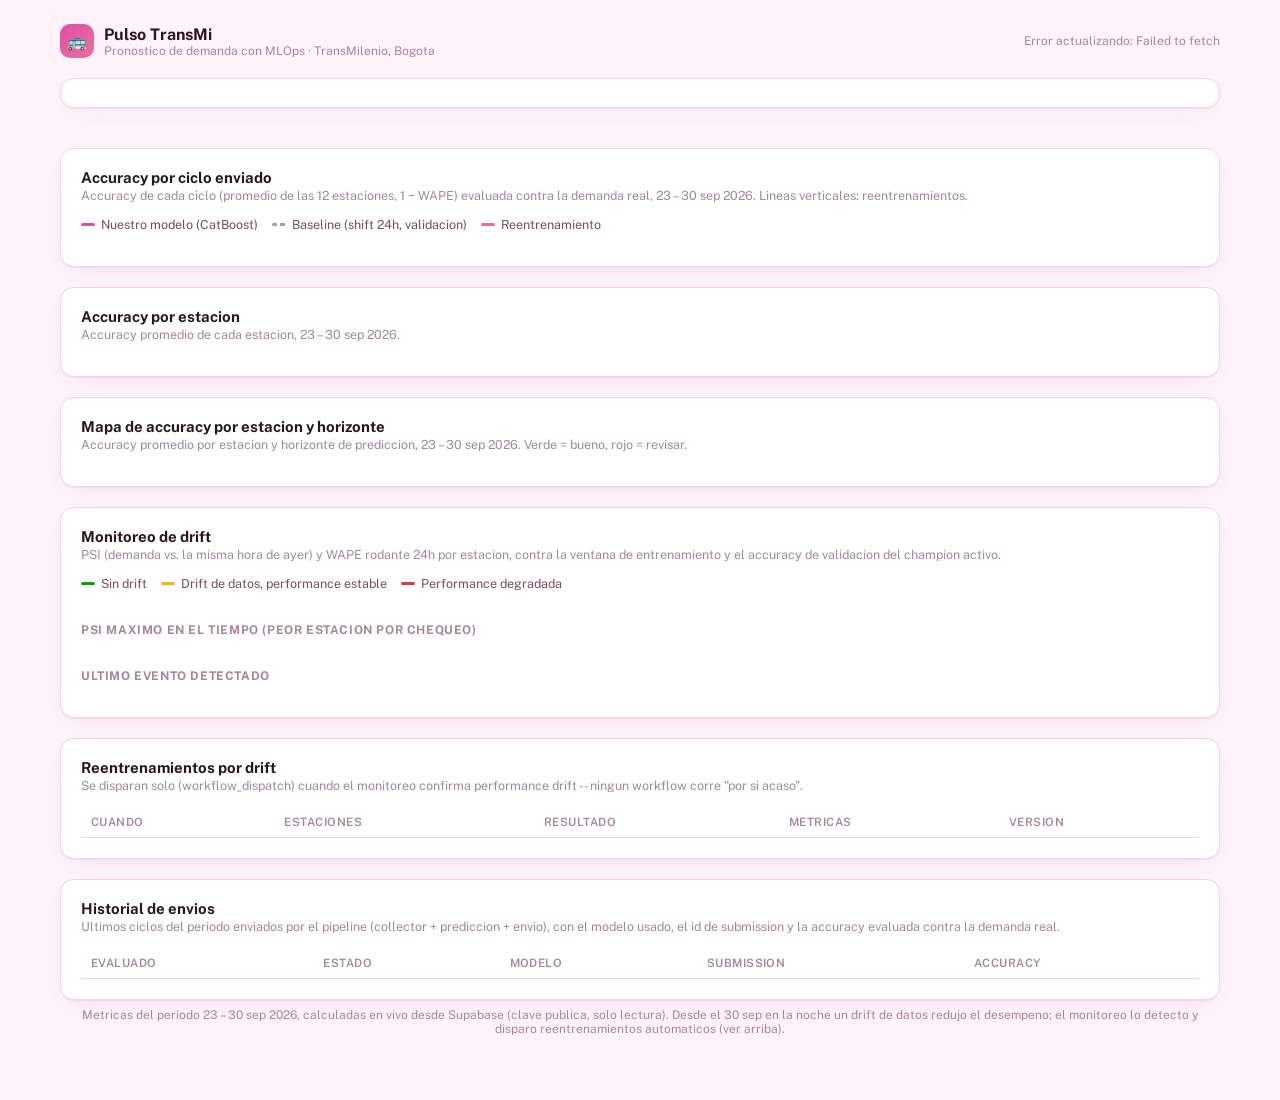
<file: index.html>
<!doctype html>
<html lang="es">
<head>
<meta charset="utf-8" />
<meta name="viewport" content="width=device-width, initial-scale=1" />
<title>Pulso TransMi · Panel</title>
<meta name="description" content="Panel de solo lectura del pipeline MLOps de Pulso TransMi: accuracy, cobertura, drift y estado de las corridas." />
<link rel="icon" href="data:image/svg+xml,<svg xmlns=%22http://www.w3.org/2000/svg%22 viewBox=%220 0 100 100%22><text y=%22.9em%22 font-size=%2290%22>💜</text></svg>" />
<link rel="preconnect" href="https://fonts.googleapis.com">
<link href="https://fonts.googleapis.com/css2?family=Public+Sans:wght@400;500;600;700&display=swap" rel="stylesheet">
<link rel="stylesheet" href="style.css" />
</head>
<body>

<header class="top">
  <div class="brand">
    <div class="brand-mark">🚌</div>
    <div class="brand-text">
      <h1>Pulso TransMi</h1>
      <p>Pronostico de demanda con MLOps · TransMilenio, Bogota</p>
    </div>
  </div>
  <div id="last-updated" style="font-size:12px;color:var(--ink-muted)">Cargando…</div>
</header>

<main>
  <div id="status-banner" class="status-banner"></div>

  <section id="stat-row" class="stat-row"></section>


  <section class="card">
    <div class="card-header">
      <div>
        <h2>Accuracy por ciclo enviado</h2>
        <p class="caption">Accuracy de cada ciclo (promedio de las 12 estaciones, 1 − WAPE) evaluada contra la demanda real, 23 – 30 sep 2026. Lineas verticales: reentrenamientos.</p>
      </div>
    </div>
    <div class="legend">
      <span class="item"><span class="swatch" style="background:var(--brand)"></span> Nuestro modelo (CatBoost)</span>
      <span class="item"><span class="swatch dashed"></span> Baseline (shift 24h, validacion)</span>
      <span class="item"><span class="swatch" style="background:var(--brand-pink)"></span> Reentrenamiento</span>
    </div>
    <div class="chart-wrap" id="submission-quality-svg"></div>
  </section>

  <section class="card">
    <div class="card-header">
      <div>
        <h2>Accuracy por estacion</h2>
        <p class="caption">Accuracy promedio de cada estacion, 23 – 30 sep 2026.</p>
      </div>
    </div>
    <div id="station-bars" class="station-bars"></div>
  </section>

  <section class="card">
    <div class="card-header">
      <div>
        <h2>Mapa de accuracy por estacion y horizonte</h2>
        <p class="caption">Accuracy promedio por estacion y horizonte de prediccion, 23 – 30 sep 2026. Verde = bueno, rojo = revisar.</p>
      </div>
    </div>
    <div class="heatmap-wrap" id="drift-heatmap"></div>
  </section>

  <section class="card">
    <div class="card-header">
      <div>
        <h2>Monitoreo de drift</h2>
        <p class="caption">PSI (demanda vs. la misma hora de ayer) y WAPE rodante 24h por estacion, contra la ventana de entrenamiento y el accuracy de validacion del champion activo.</p>
      </div>
    </div>
    <div class="legend">
      <span class="item"><span class="swatch" style="background:var(--good)"></span> Sin drift</span>
      <span class="item"><span class="swatch" style="background:var(--warning)"></span> Drift de datos, performance estable</span>
      <span class="item"><span class="swatch" style="background:var(--critical)"></span> Performance degradada</span>
    </div>
    <div id="station-semaphore" class="semaphore-grid"></div>
    <h3 class="subhead">PSI maximo en el tiempo (peor estacion por chequeo)</h3>
    <div class="chart-wrap" id="drift-psi-chart"></div>
    <h3 class="subhead">Ultimo evento detectado</h3>
    <div id="last-drift-event"></div>
  </section>

  <section class="card">
    <div class="card-header">
      <div>
        <h2>Reentrenamientos por drift</h2>
        <p class="caption">Se disparan solo (workflow_dispatch) cuando el monitoreo confirma performance drift -- ningun workflow corre "por si acaso".</p>
      </div>
    </div>
    <table class="runs">
      <thead><tr><th>Cuando</th><th>Estaciones</th><th>Resultado</th><th>Metricas</th><th>Version</th></tr></thead>
      <tbody id="retrain-history-body"></tbody>
    </table>
  </section>

  <section class="card">
    <div class="card-header">
      <div>
        <h2>Historial de envios</h2>
        <p class="caption">Ultimos ciclos del periodo enviados por el pipeline (collector + prediccion + envio), con el modelo usado, el id de submission y la accuracy evaluada contra la demanda real.</p>
      </div>
    </div>
    <table class="runs">
      <thead><tr><th>Evaluado</th><th>Estado</th><th>Modelo</th><th>Submission</th><th>Accuracy</th></tr></thead>
      <tbody id="run-history-body"></tbody>
    </table>
  </section>
</main>

<footer class="page-footer">
  Metricas del periodo 23 – 30 sep 2026, calculadas en vivo desde Supabase (clave publica, solo lectura). Desde el 30 sep en la noche un drift de datos redujo el desempeno; el monitoreo lo detecto y disparo reentrenamientos automaticos (ver arriba).
</footer>

<div id="viz-tooltip" class="viz-tooltip"></div>

<script src="config.js"></script>
<script src="app.js"></script>
</body>
</html>
</file>
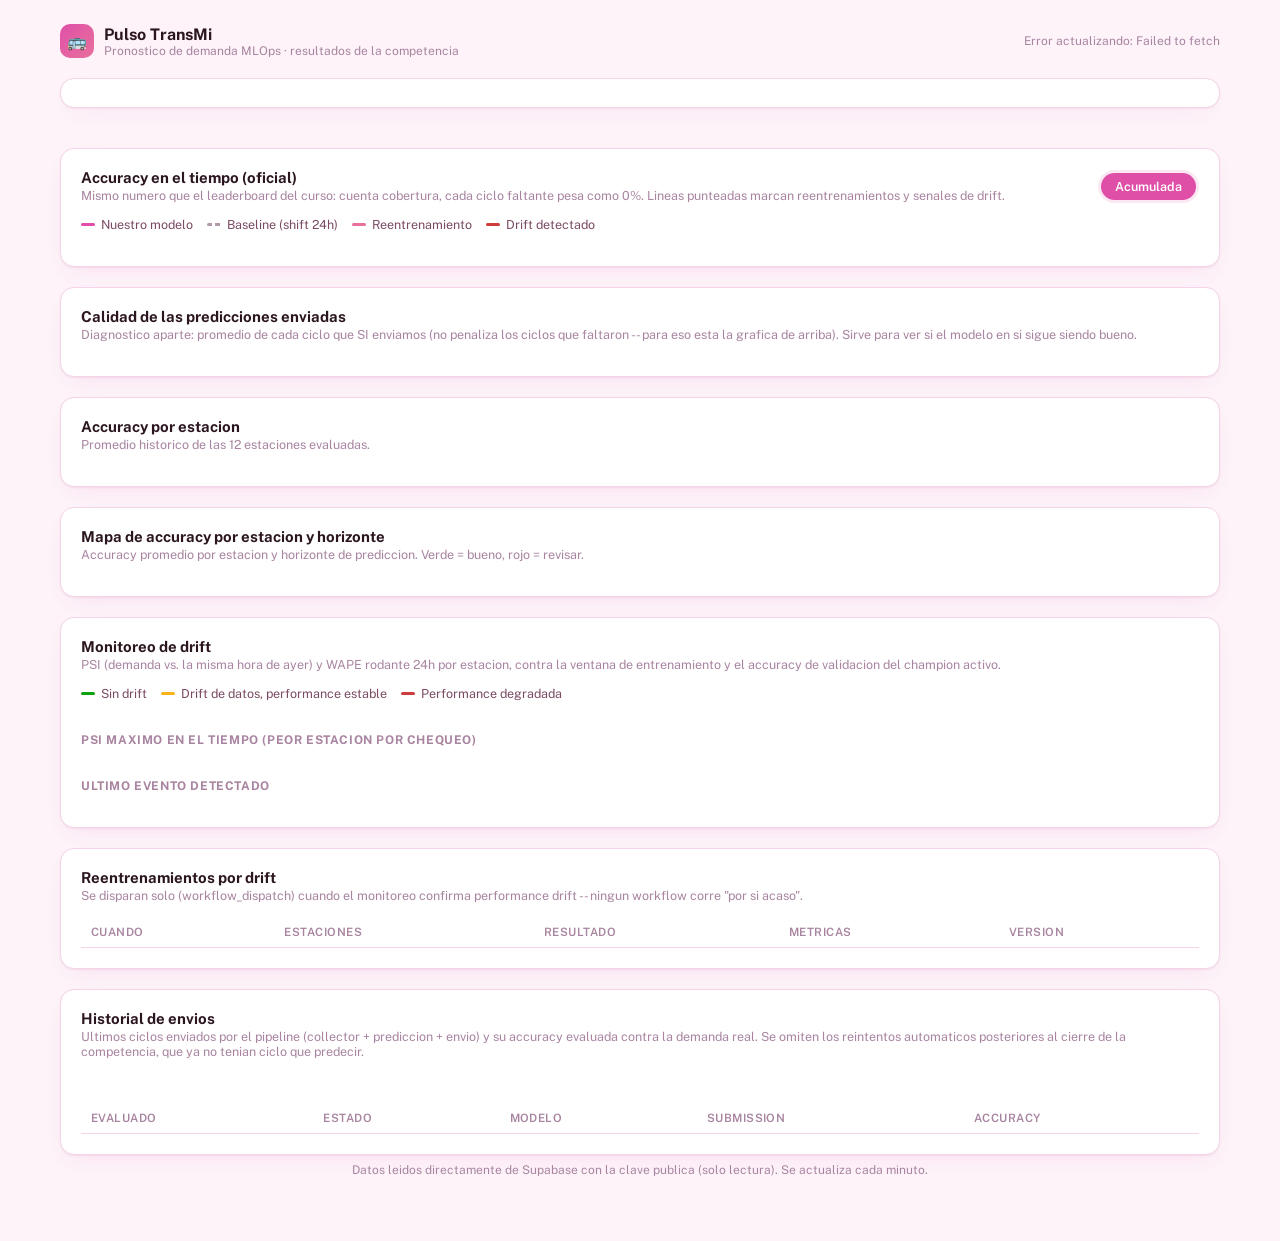
<file: entrega/index.html>
<!doctype html>
<html lang="es">
<head>
<meta charset="utf-8" />
<meta name="viewport" content="width=device-width, initial-scale=1" />
<title>Pulso TransMi · Panel</title>
<meta name="description" content="Panel de solo lectura del pipeline MLOps de Pulso TransMi: accuracy, cobertura, drift y estado de las corridas." />
<link rel="icon" href="data:image/svg+xml,<svg xmlns=%22http://www.w3.org/2000/svg%22 viewBox=%220 0 100 100%22><text y=%22.9em%22 font-size=%2290%22>💜</text></svg>" />
<link rel="preconnect" href="https://fonts.googleapis.com">
<link href="https://fonts.googleapis.com/css2?family=Public+Sans:wght@400;500;600;700&display=swap" rel="stylesheet">
<link rel="stylesheet" href="style.css" />
</head>
<body>

<header class="top">
  <div class="brand">
    <div class="brand-mark">🚌</div>
    <div class="brand-text">
      <h1>Pulso TransMi</h1>
      <p>Pronostico de demanda MLOps · resultados de la competencia</p>
    </div>
  </div>
  <div id="last-updated" style="font-size:12px;color:var(--ink-muted)">Cargando…</div>
</header>

<main>
  <div id="status-banner" class="status-banner"></div>

  <section id="stat-row" class="stat-row"></section>

  <section class="card">
    <div class="card-header">
      <div>
        <h2>Accuracy en el tiempo (oficial)</h2>
        <p class="caption">Mismo numero que el leaderboard del curso: cuenta cobertura, cada ciclo faltante pesa como 0%. Lineas punteadas marcan reentrenamientos y senales de drift.</p>
      </div>
      <div id="accuracy-tabs" class="tabs">
        <button data-tab="cumulative" class="active">Acumulada</button>
      </div>
    </div>
    <div class="legend">
      <span class="item"><span class="swatch" style="background:var(--brand)"></span> Nuestro modelo</span>
      <span class="item"><span class="swatch dashed"></span> Baseline (shift 24h)</span>
      <span class="item"><span class="swatch" style="background:var(--brand-pink)"></span> Reentrenamiento</span>
      <span class="item"><span class="swatch" style="background:var(--critical)"></span> Drift detectado</span>
    </div>
    <div class="chart-wrap" id="accuracy-chart-svg"></div>
  </section>

  <section class="card">
    <div class="card-header">
      <div>
        <h2>Calidad de las predicciones enviadas</h2>
        <p class="caption">Diagnostico aparte: promedio de cada ciclo que SI enviamos (no penaliza los ciclos que faltaron -- para eso esta la grafica de arriba). Sirve para ver si el modelo en si sigue siendo bueno.</p>
      </div>
    </div>
    <div class="chart-wrap" id="submission-quality-svg"></div>
  </section>

  <section class="card">
    <div class="card-header">
      <div>
        <h2>Accuracy por estacion</h2>
        <p class="caption">Promedio historico de las 12 estaciones evaluadas.</p>
      </div>
    </div>
    <div id="station-bars" class="station-bars"></div>
  </section>

  <section class="card">
    <div class="card-header">
      <div>
        <h2>Mapa de accuracy por estacion y horizonte</h2>
        <p class="caption">Accuracy promedio por estacion y horizonte de prediccion. Verde = bueno, rojo = revisar.</p>
      </div>
    </div>
    <div class="heatmap-wrap" id="drift-heatmap"></div>
  </section>

  <section class="card">
    <div class="card-header">
      <div>
        <h2>Monitoreo de drift</h2>
        <p class="caption">PSI (demanda vs. la misma hora de ayer) y WAPE rodante 24h por estacion, contra la ventana de entrenamiento y el accuracy de validacion del champion activo.</p>
      </div>
    </div>
    <div class="legend">
      <span class="item"><span class="swatch" style="background:var(--good)"></span> Sin drift</span>
      <span class="item"><span class="swatch" style="background:var(--warning)"></span> Drift de datos, performance estable</span>
      <span class="item"><span class="swatch" style="background:var(--critical)"></span> Performance degradada</span>
    </div>
    <div id="station-semaphore" class="semaphore-grid"></div>
    <h3 class="subhead">PSI maximo en el tiempo (peor estacion por chequeo)</h3>
    <div class="chart-wrap" id="drift-psi-chart"></div>
    <h3 class="subhead">Ultimo evento detectado</h3>
    <div id="last-drift-event"></div>
  </section>

  <section class="card">
    <div class="card-header">
      <div>
        <h2>Reentrenamientos por drift</h2>
        <p class="caption">Se disparan solo (workflow_dispatch) cuando el monitoreo confirma performance drift -- ningun workflow corre "por si acaso".</p>
      </div>
    </div>
    <table class="runs">
      <thead><tr><th>Cuando</th><th>Estaciones</th><th>Resultado</th><th>Metricas</th><th>Version</th></tr></thead>
      <tbody id="retrain-history-body"></tbody>
    </table>
  </section>

  <section class="card">
    <div class="card-header">
      <div>
        <h2>Historial de envios</h2>
        <p class="caption">Ultimos ciclos enviados por el pipeline (collector + prediccion + envio) y su accuracy evaluada contra la demanda real. Se omiten los reintentos automaticos posteriores al cierre de la competencia, que ya no tenian ciclo que predecir.</p>
      </div>
    </div>
    <div id="run-history-summary" class="stat-row" style="margin-bottom:16px"></div>
    <table class="runs">
      <thead><tr><th>Evaluado</th><th>Estado</th><th>Modelo</th><th>Submission</th><th>Accuracy</th></tr></thead>
      <tbody id="run-history-body"></tbody>
    </table>
  </section>
</main>

<footer class="page-footer">
  Datos leidos directamente de Supabase con la clave publica (solo lectura). Se actualiza cada minuto.
</footer>

<div id="viz-tooltip" class="viz-tooltip"></div>

<script src="config.js"></script>
<script src="app.js"></script>
</body>
</html>
</file>
<file: style.css>
/* ---- Design tokens ---------------------------------------------------- */
:root {
  color-scheme: light;

  --bg: #fdf3f9;
  --surface: #ffffff;
  --surface-2: #fbe8f3;
  --border: #f6d3e8;
  --ink: #2b1620;
  --ink-secondary: #7a4a63;
  --ink-muted: #a884a0;
  --grid: #f3dcec;

  --brand: #df4fa8;
  --brand-dark: #b8317f;
  --brand-soft: #fbe1f1;
  --brand-pink: #e8709c;
  --brand-pink-soft: #fce9ef;
  --baseline: #b09aa9;

  /* Status palette -- reserved for alerts/drift/errors only, never reused
     as a data-series color. Kept distinct from the brand hues on purpose
     (and untouched when the brand palette changes). */
  --good: #0ca30c;
  --good-soft: #e7f7e7;
  --warning: #fab219;
  --warning-soft: #fff6e3;
  --serious: #ec835a;
  --critical: #d03b3b;
  --critical-soft: #fbe9e9;

  --radius: 14px;
  --shadow: 0 1px 2px rgba(43, 22, 32, 0.06), 0 8px 24px -12px rgba(223, 79, 168, 0.20);
}

* { box-sizing: border-box; }

body {
  margin: 0;
  background: var(--bg);
  color: var(--ink);
  font-family: "Public Sans", system-ui, -apple-system, "Segoe UI", sans-serif;
  padding-inline: 16px;
  padding-block: 24px 64px;
}

main {
  max-width: 1160px;
  margin-inline: auto;
  display: flex;
  flex-direction: column;
  gap: 20px;
}

a { color: var(--brand); }

/* ---- Header ------------------------------------------------------------ */
header.top {
  display: flex;
  flex-wrap: wrap;
  align-items: center;
  justify-content: space-between;
  gap: 12px;
  max-width: 1160px;
  margin-inline: auto;
  margin-bottom: 20px;
}

.brand {
  display: flex;
  align-items: center;
  gap: 10px;
}

.brand-mark {
  width: 34px;
  height: 34px;
  border-radius: 10px;
  background: linear-gradient(135deg, var(--brand), var(--brand-pink));
  display: flex;
  align-items: center;
  justify-content: center;
  color: white;
  font-size: 16px;
}

.brand-text h1 {
  font-size: 16px;
  margin: 0;
  font-weight: 700;
}

.brand-text p {
  margin: 0;
  font-size: 12px;
  color: var(--ink-muted);
}

/* ---- Status banner ------------------------------------------------------ */
.status-banner {
  display: flex;
  align-items: center;
  gap: 12px;
  padding: 14px 18px;
  border-radius: var(--radius);
  border: 1px solid var(--border);
  background: var(--surface);
  box-shadow: var(--shadow);
}

.status-dot {
  width: 12px;
  height: 12px;
  border-radius: 50%;
  flex-shrink: 0;
  box-shadow: 0 0 0 4px currentColor / 15%;
}
.status-dot.good { background: var(--good); color: var(--good); }
.status-dot.critical { background: var(--critical); color: var(--critical); }
.status-dot.warning { background: var(--warning); color: var(--warning); }

.status-banner .label {
  font-weight: 700;
  font-size: 14px;
}
.status-banner .detail {
  font-size: 13px;
  color: var(--ink-secondary);
}
.status-banner.state-good .label { color: var(--good); }
.status-banner.state-critical .label { color: var(--critical); }

/* ---- Stat tiles ---------------------------------------------------------- */
.stat-row {
  display: grid;
  grid-template-columns: repeat(auto-fit, minmax(220px, 1fr));
  gap: 12px;
}

.stat-tile {
  background: var(--surface);
  border: 1px solid var(--border);
  border-radius: var(--radius);
  padding: 16px 18px;
  box-shadow: var(--shadow);
  display: flex;
  flex-direction: column;
  gap: 4px;
}

.stat-tile .eyebrow {
  font-size: 11px;
  text-transform: uppercase;
  letter-spacing: 0.06em;
  color: var(--brand);
  font-weight: 700;
}

.stat-tile .value {
  font-size: 26px;
  font-weight: 700;
  font-variant-numeric: tabular-nums;
}

.stat-tile .sub {
  font-size: 12.5px;
  color: var(--ink-secondary);
}

.stat-tile.alert .value { color: var(--critical); }

/* ---- Cards --------------------------------------------------------------- */
.card {
  background: var(--surface);
  border: 1px solid var(--border);
  border-radius: var(--radius);
  padding: 20px;
  box-shadow: var(--shadow);
  display: flex;
  flex-direction: column;
  gap: 14px;
}

.card-header {
  display: flex;
  flex-wrap: wrap;
  align-items: center;
  justify-content: space-between;
  gap: 10px;
}

.card-header h2 {
  font-size: 15px;
  margin: 0;
  font-weight: 700;
}
.card-header p.caption {
  margin: 2px 0 0;
  font-size: 12.5px;
  color: var(--ink-muted);
}

/* Tabs (accuracy: acumulada / ultimas 24h) */
.tabs {
  display: inline-flex;
  background: var(--surface-2);
  border-radius: 999px;
  padding: 3px;
  gap: 2px;
}
.tabs button {
  border: none;
  background: transparent;
  padding: 6px 14px;
  border-radius: 999px;
  font-size: 12.5px;
  font-weight: 600;
  color: var(--ink-secondary);
  cursor: pointer;
  font-family: inherit;
}
.tabs button.active {
  background: var(--brand);
  color: white;
}

/* Legend */
.legend {
  display: flex;
  flex-wrap: wrap;
  gap: 14px;
  font-size: 12.5px;
  color: var(--ink-secondary);
}
.legend .item { display: flex; align-items: center; gap: 6px; }
.legend .swatch { width: 14px; height: 3px; border-radius: 2px; display: inline-block; }
.legend .swatch.dashed {
  background: repeating-linear-gradient(to right, var(--baseline) 0 5px, transparent 5px 8px);
}

.chart-wrap { position: relative; overflow-x: auto; }
svg.chart { width: 100%; height: auto; display: block; }
svg.chart text { font-family: inherit; fill: var(--ink-muted); }
svg.chart .axis-line { stroke: var(--grid); stroke-width: 1; }
svg.chart .gridline { stroke: var(--grid); stroke-width: 1; }

/* Tooltip */
.viz-tooltip {
  position: fixed;
  pointer-events: none;
  background: var(--ink);
  color: white;
  font-size: 12px;
  padding: 8px 10px;
  border-radius: 8px;
  box-shadow: 0 8px 20px rgba(0,0,0,0.25);
  z-index: 50;
  opacity: 0;
  transition: opacity 0.08s ease;
  max-width: 220px;
  line-height: 1.4;
}
.viz-tooltip.visible { opacity: 1; }
.viz-tooltip b { color: #fff; }
.viz-tooltip .muted { color: #c9bfe0; }

/* Station bars */
.station-bars { display: flex; flex-direction: column; gap: 8px; }
.station-bar-row { display: grid; grid-template-columns: 56px 1fr 46px; align-items: center; gap: 10px; }
.station-bar-row .sid { font-size: 12px; color: var(--ink-secondary); font-variant-numeric: tabular-nums; }
.station-bar-track { background: var(--surface-2); border-radius: 6px; height: 14px; overflow: hidden; }
.station-bar-fill { display: block; height: 100%; border-radius: 6px; background: linear-gradient(90deg, var(--brand-soft), var(--brand)); }
.station-bar-row .val { font-size: 12px; text-align: right; font-variant-numeric: tabular-nums; color: var(--ink-secondary); }

/* Heatmap */
.heatmap-wrap { overflow-x: auto; }
table.heatmap { border-collapse: collapse; width: 100%; font-size: 12px; }
table.heatmap th { font-weight: 600; color: var(--ink-muted); padding: 6px 8px; text-align: center; }
table.heatmap th.row-label, table.heatmap td.row-label { text-align: left; color: var(--ink-secondary); font-weight: 600; }
table.heatmap td { padding: 0; text-align: center; }
table.heatmap .cell {
  margin: 2px;
  border-radius: 6px;
  padding: 8px 4px;
  font-variant-numeric: tabular-nums;
  color: white;
  font-weight: 600;
  cursor: default;
}

/* Run history table */
table.runs { width: 100%; border-collapse: collapse; font-size: 12.5px; }
table.runs th {
  text-align: left;
  color: var(--ink-muted);
  font-weight: 600;
  padding: 8px 10px;
  border-bottom: 1px solid var(--border);
  font-size: 11.5px;
  text-transform: uppercase;
  letter-spacing: 0.04em;
}
table.runs td {
  padding: 9px 10px;
  border-bottom: 1px solid var(--grid);
  vertical-align: top;
}
table.runs tr:last-child td { border-bottom: none; }
.pill {
  display: inline-flex;
  align-items: center;
  gap: 5px;
  padding: 3px 9px;
  border-radius: 999px;
  font-size: 11.5px;
  font-weight: 700;
}
.pill.success { background: var(--good-soft); color: var(--good); }
.pill.failed { background: var(--critical-soft); color: var(--critical); }
.pill.running { background: var(--warning-soft); color: #92650a; }
.mono { font-family: ui-monospace, "SF Mono", Menlo, monospace; font-size: 11.5px; color: var(--ink-secondary); }

footer.page-footer {
  max-width: 1160px;
  margin-inline: auto;
  margin-top: 8px;
  font-size: 12px;
  color: var(--ink-muted);
  text-align: center;
}

.empty-note { font-size: 12.5px; color: var(--ink-muted); padding: 12px 0; }

/* Drift monitoring */
.subhead {
  font-size: 12px;
  text-transform: uppercase;
  letter-spacing: 0.05em;
  color: var(--ink-muted);
  margin: 4px 0 0;
  font-weight: 700;
}
.semaphore-grid {
  display: grid;
  grid-template-columns: repeat(auto-fill, minmax(84px, 1fr));
  gap: 8px;
}
.semaphore-tile {
  display: flex;
  flex-direction: column;
  align-items: center;
  gap: 6px;
  padding: 12px 8px;
  border-radius: 10px;
  background: var(--surface-2);
  cursor: default;
}
.semaphore-tile .sid { font-size: 11.5px; color: var(--ink-secondary); font-variant-numeric: tabular-nums; }
.semaphore-tile .dot { width: 14px; height: 14px; border-radius: 50%; }
.semaphore-tile .dot.good { background: var(--good); }
.semaphore-tile .dot.warning { background: var(--warning); }
.semaphore-tile .dot.critical { background: var(--critical); }
.semaphore-tile .dot.unknown { background: var(--ink-muted); }

.drift-event-card {
  border-left: 3px solid var(--critical);
  background: var(--critical-soft);
  border-radius: 0 10px 10px 0;
  padding: 12px 14px;
  display: flex;
  flex-direction: column;
  gap: 6px;
}
.drift-event-head {
  display: flex;
  flex-wrap: wrap;
  align-items: center;
  gap: 10px;
}
.drift-event-card p { margin: 0; font-size: 13px; color: var(--ink-secondary); }
.drift-event-card p:empty { display: none; }

@media (max-width: 640px) {
  .card-header { flex-direction: column; align-items: flex-start; }
  table.heatmap { font-size: 10.5px; }
}
</file>
<file: entrega/style.css>
/* ---- Design tokens ---------------------------------------------------- */
:root {
  color-scheme: light;

  --bg: #fdf3f9;
  --surface: #ffffff;
  --surface-2: #fbe8f3;
  --border: #f6d3e8;
  --ink: #2b1620;
  --ink-secondary: #7a4a63;
  --ink-muted: #a884a0;
  --grid: #f3dcec;

  --brand: #df4fa8;
  --brand-dark: #b8317f;
  --brand-soft: #fbe1f1;
  --brand-pink: #e8709c;
  --brand-pink-soft: #fce9ef;
  --baseline: #b09aa9;

  /* Status palette -- reserved for alerts/drift/errors only, never reused
     as a data-series color. Kept distinct from the brand hues on purpose
     (and untouched when the brand palette changes). */
  --good: #0ca30c;
  --good-soft: #e7f7e7;
  --warning: #fab219;
  --warning-soft: #fff6e3;
  --serious: #ec835a;
  --critical: #d03b3b;
  --critical-soft: #fbe9e9;

  --radius: 14px;
  --shadow: 0 1px 2px rgba(43, 22, 32, 0.06), 0 8px 24px -12px rgba(223, 79, 168, 0.20);
}

* { box-sizing: border-box; }

body {
  margin: 0;
  background: var(--bg);
  color: var(--ink);
  font-family: "Public Sans", system-ui, -apple-system, "Segoe UI", sans-serif;
  padding-inline: 16px;
  padding-block: 24px 64px;
}

main {
  max-width: 1160px;
  margin-inline: auto;
  display: flex;
  flex-direction: column;
  gap: 20px;
}

a { color: var(--brand); }

/* ---- Header ------------------------------------------------------------ */
header.top {
  display: flex;
  flex-wrap: wrap;
  align-items: center;
  justify-content: space-between;
  gap: 12px;
  max-width: 1160px;
  margin-inline: auto;
  margin-bottom: 20px;
}

.brand {
  display: flex;
  align-items: center;
  gap: 10px;
}

.brand-mark {
  width: 34px;
  height: 34px;
  border-radius: 10px;
  background: linear-gradient(135deg, var(--brand), var(--brand-pink));
  display: flex;
  align-items: center;
  justify-content: center;
  color: white;
  font-size: 16px;
}

.brand-text h1 {
  font-size: 16px;
  margin: 0;
  font-weight: 700;
}

.brand-text p {
  margin: 0;
  font-size: 12px;
  color: var(--ink-muted);
}

/* ---- Status banner ------------------------------------------------------ */
.status-banner {
  display: flex;
  align-items: center;
  gap: 12px;
  padding: 14px 18px;
  border-radius: var(--radius);
  border: 1px solid var(--border);
  background: var(--surface);
  box-shadow: var(--shadow);
}

.status-dot {
  width: 12px;
  height: 12px;
  border-radius: 50%;
  flex-shrink: 0;
  box-shadow: 0 0 0 4px currentColor / 15%;
}
.status-dot.good { background: var(--good); color: var(--good); }
.status-dot.critical { background: var(--critical); color: var(--critical); }
.status-dot.warning { background: var(--warning); color: var(--warning); }

.status-banner .label {
  font-weight: 700;
  font-size: 14px;
}
.status-banner .detail {
  font-size: 13px;
  color: var(--ink-secondary);
}
.status-banner.state-good .label { color: var(--good); }
.status-banner.state-critical .label { color: var(--critical); }

/* ---- Stat tiles ---------------------------------------------------------- */
.stat-row {
  display: grid;
  grid-template-columns: repeat(auto-fit, minmax(220px, 1fr));
  gap: 12px;
}

.stat-tile {
  background: var(--surface);
  border: 1px solid var(--border);
  border-radius: var(--radius);
  padding: 16px 18px;
  box-shadow: var(--shadow);
  display: flex;
  flex-direction: column;
  gap: 4px;
}

.stat-tile .eyebrow {
  font-size: 11px;
  text-transform: uppercase;
  letter-spacing: 0.06em;
  color: var(--brand);
  font-weight: 700;
}

.stat-tile .value {
  font-size: 26px;
  font-weight: 700;
  font-variant-numeric: tabular-nums;
}

.stat-tile .sub {
  font-size: 12.5px;
  color: var(--ink-secondary);
}

.stat-tile.alert .value { color: var(--critical); }

/* ---- Cards --------------------------------------------------------------- */
.card {
  background: var(--surface);
  border: 1px solid var(--border);
  border-radius: var(--radius);
  padding: 20px;
  box-shadow: var(--shadow);
  display: flex;
  flex-direction: column;
  gap: 14px;
}

.card-header {
  display: flex;
  flex-wrap: wrap;
  align-items: center;
  justify-content: space-between;
  gap: 10px;
}

.card-header h2 {
  font-size: 15px;
  margin: 0;
  font-weight: 700;
}
.card-header p.caption {
  margin: 2px 0 0;
  font-size: 12.5px;
  color: var(--ink-muted);
}

/* Tabs (accuracy: acumulada / ultimas 24h) */
.tabs {
  display: inline-flex;
  background: var(--surface-2);
  border-radius: 999px;
  padding: 3px;
  gap: 2px;
}
.tabs button {
  border: none;
  background: transparent;
  padding: 6px 14px;
  border-radius: 999px;
  font-size: 12.5px;
  font-weight: 600;
  color: var(--ink-secondary);
  cursor: pointer;
  font-family: inherit;
}
.tabs button.active {
  background: var(--brand);
  color: white;
}

/* Legend */
.legend {
  display: flex;
  flex-wrap: wrap;
  gap: 14px;
  font-size: 12.5px;
  color: var(--ink-secondary);
}
.legend .item { display: flex; align-items: center; gap: 6px; }
.legend .swatch { width: 14px; height: 3px; border-radius: 2px; display: inline-block; }
.legend .swatch.dashed {
  background: repeating-linear-gradient(to right, var(--baseline) 0 5px, transparent 5px 8px);
}

.chart-wrap { position: relative; overflow-x: auto; }
svg.chart { width: 100%; height: auto; display: block; }
svg.chart text { font-family: inherit; fill: var(--ink-muted); }
svg.chart .axis-line { stroke: var(--grid); stroke-width: 1; }
svg.chart .gridline { stroke: var(--grid); stroke-width: 1; }

/* Tooltip */
.viz-tooltip {
  position: fixed;
  pointer-events: none;
  background: var(--ink);
  color: white;
  font-size: 12px;
  padding: 8px 10px;
  border-radius: 8px;
  box-shadow: 0 8px 20px rgba(0,0,0,0.25);
  z-index: 50;
  opacity: 0;
  transition: opacity 0.08s ease;
  max-width: 220px;
  line-height: 1.4;
}
.viz-tooltip.visible { opacity: 1; }
.viz-tooltip b { color: #fff; }
.viz-tooltip .muted { color: #c9bfe0; }

/* Station bars */
.station-bars { display: flex; flex-direction: column; gap: 8px; }
.station-bar-row { display: grid; grid-template-columns: 56px 1fr 46px; align-items: center; gap: 10px; }
.station-bar-row .sid { font-size: 12px; color: var(--ink-secondary); font-variant-numeric: tabular-nums; }
.station-bar-track { background: var(--surface-2); border-radius: 6px; height: 14px; overflow: hidden; }
.station-bar-fill { display: block; height: 100%; border-radius: 6px; background: linear-gradient(90deg, var(--brand-soft), var(--brand)); }
.station-bar-row .val { font-size: 12px; text-align: right; font-variant-numeric: tabular-nums; color: var(--ink-secondary); }

/* Heatmap */
.heatmap-wrap { overflow-x: auto; }
table.heatmap { border-collapse: collapse; width: 100%; font-size: 12px; }
table.heatmap th { font-weight: 600; color: var(--ink-muted); padding: 6px 8px; text-align: center; }
table.heatmap th.row-label, table.heatmap td.row-label { text-align: left; color: var(--ink-secondary); font-weight: 600; }
table.heatmap td { padding: 0; text-align: center; }
table.heatmap .cell {
  margin: 2px;
  border-radius: 6px;
  padding: 8px 4px;
  font-variant-numeric: tabular-nums;
  color: white;
  font-weight: 600;
  cursor: default;
}

/* Run history table */
table.runs { width: 100%; border-collapse: collapse; font-size: 12.5px; }
table.runs th {
  text-align: left;
  color: var(--ink-muted);
  font-weight: 600;
  padding: 8px 10px;
  border-bottom: 1px solid var(--border);
  font-size: 11.5px;
  text-transform: uppercase;
  letter-spacing: 0.04em;
}
table.runs td {
  padding: 9px 10px;
  border-bottom: 1px solid var(--grid);
  vertical-align: top;
}
table.runs tr:last-child td { border-bottom: none; }
.pill {
  display: inline-flex;
  align-items: center;
  gap: 5px;
  padding: 3px 9px;
  border-radius: 999px;
  font-size: 11.5px;
  font-weight: 700;
}
.pill.success { background: var(--good-soft); color: var(--good); }
.pill.failed { background: var(--critical-soft); color: var(--critical); }
.pill.running { background: var(--warning-soft); color: #92650a; }
.mono { font-family: ui-monospace, "SF Mono", Menlo, monospace; font-size: 11.5px; color: var(--ink-secondary); }

footer.page-footer {
  max-width: 1160px;
  margin-inline: auto;
  margin-top: 8px;
  font-size: 12px;
  color: var(--ink-muted);
  text-align: center;
}

.empty-note { font-size: 12.5px; color: var(--ink-muted); padding: 12px 0; }

/* Drift monitoring */
.subhead {
  font-size: 12px;
  text-transform: uppercase;
  letter-spacing: 0.05em;
  color: var(--ink-muted);
  margin: 4px 0 0;
  font-weight: 700;
}
.semaphore-grid {
  display: grid;
  grid-template-columns: repeat(auto-fill, minmax(84px, 1fr));
  gap: 8px;
}
.semaphore-tile {
  display: flex;
  flex-direction: column;
  align-items: center;
  gap: 6px;
  padding: 12px 8px;
  border-radius: 10px;
  background: var(--surface-2);
  cursor: default;
}
.semaphore-tile .sid { font-size: 11.5px; color: var(--ink-secondary); font-variant-numeric: tabular-nums; }
.semaphore-tile .dot { width: 14px; height: 14px; border-radius: 50%; }
.semaphore-tile .dot.good { background: var(--good); }
.semaphore-tile .dot.warning { background: var(--warning); }
.semaphore-tile .dot.critical { background: var(--critical); }
.semaphore-tile .dot.unknown { background: var(--ink-muted); }

.drift-event-card {
  border-left: 3px solid var(--critical);
  background: var(--critical-soft);
  border-radius: 0 10px 10px 0;
  padding: 12px 14px;
  display: flex;
  flex-direction: column;
  gap: 6px;
}
.drift-event-head {
  display: flex;
  flex-wrap: wrap;
  align-items: center;
  gap: 10px;
}
.drift-event-card p { margin: 0; font-size: 13px; color: var(--ink-secondary); }
.drift-event-card p:empty { display: none; }

@media (max-width: 640px) {
  .card-header { flex-direction: column; align-items: flex-start; }
  table.heatmap { font-size: 10.5px; }
}
</file>
